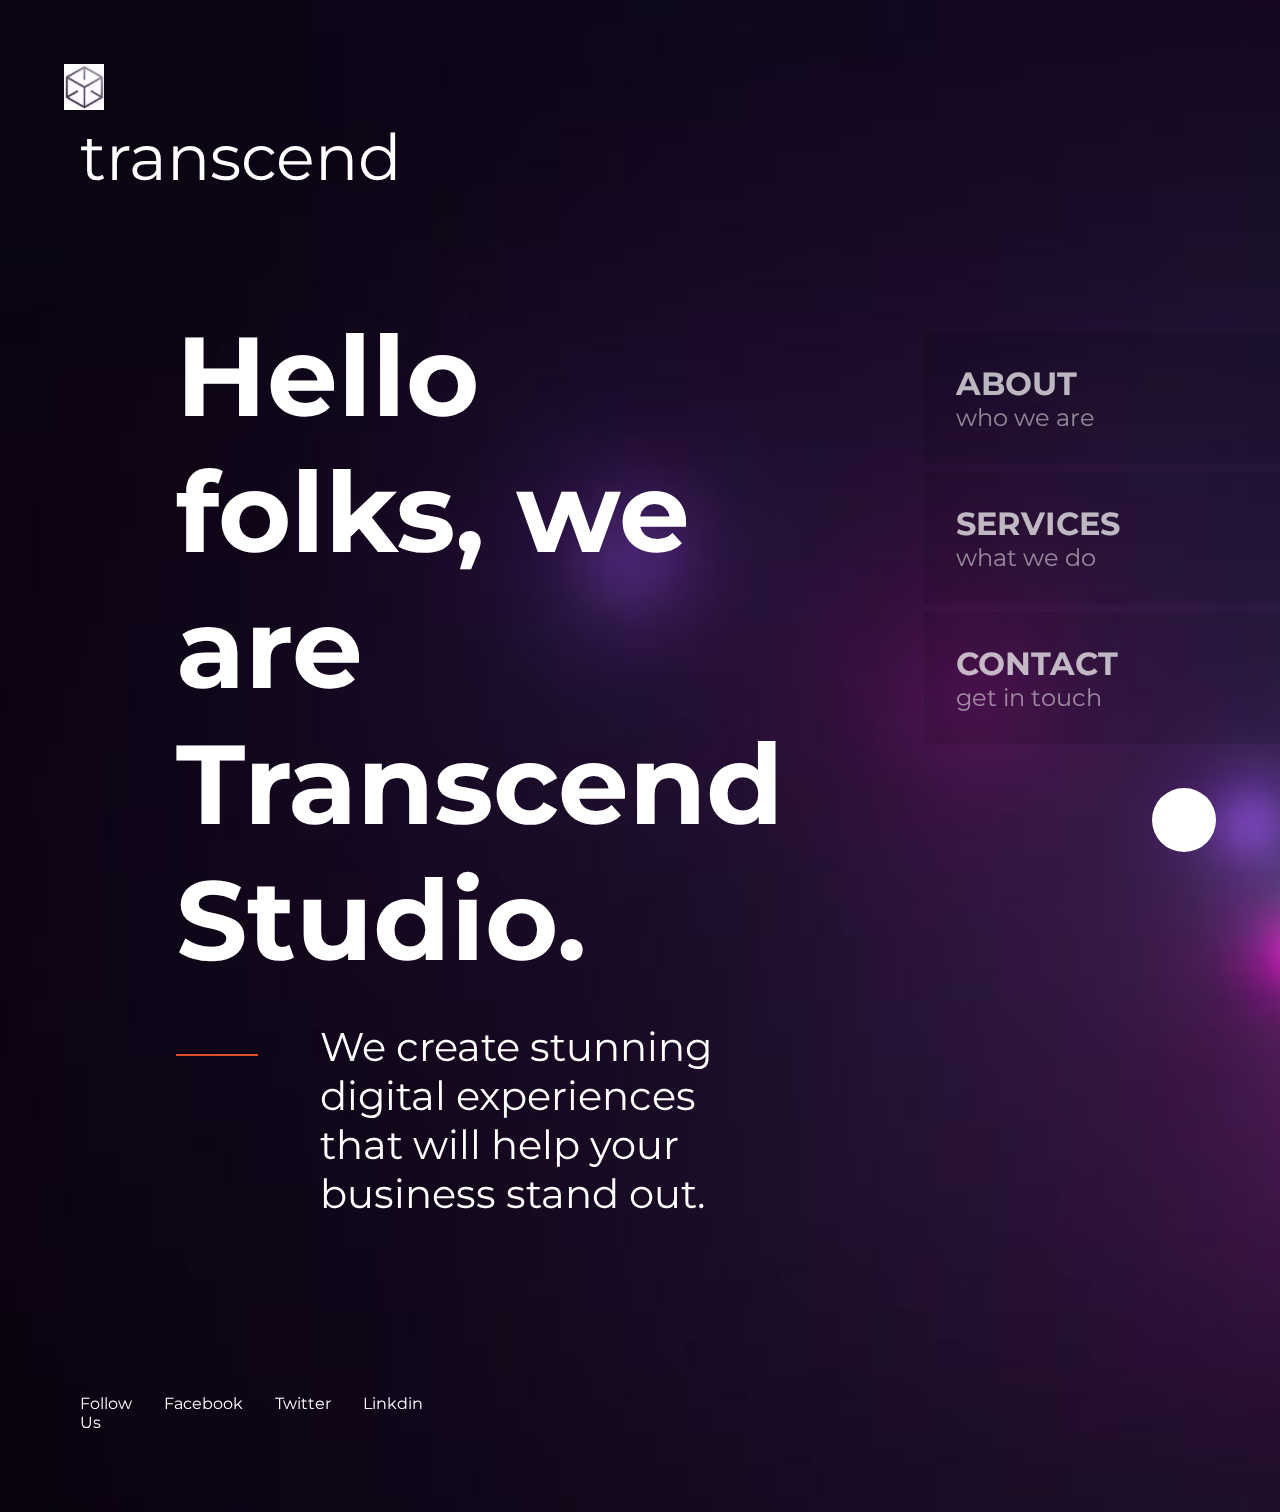
<file: final_test/index.html>
<!DOCTYPE html>
<html lang="en">
<head>
    <meta charset="UTF-8">
    <meta name="viewport" content="width=device-width, initial-scale=1.0">
    <title>Document</title>
    <link rel="preconnect" href="https://fonts.googleapis.com">
<link rel="preconnect" href="https://fonts.gstatic.com" crossorigin>
<link href="https://fonts.googleapis.com/css2?family=Bebas+Neue&family=Montserrat:wght@400;600;700;900&display=swap" rel="stylesheet">
    <!-- Option 1: Include in HTML -->
    <link rel="stylesheet" href="https://cdn.jsdelivr.net/npm/bootstrap-icons@1.3.0/font/bootstrap-icons.css">
    <link rel="stylesheet" href="styles.css">
</head>
<body>
    
    <header>
        <div class="container">
            <div class="container__navbar">
                <div class="container__navbar__logo">
                    <img src="assets/logo.jpg" alt=""><span>transcend</span>
                </div>
                <ul>
                    <li>MENU <span><i class="bi bi-list"></i></span></li>
                </ul>
            </div>
            <div class="container__banner">
                <div class="container__banner__main-heading">
                    <h1>Hello folks, we are Transcend Studio.</h1>
                    <p>We create stunning digital experiences that will help your business stand out.</p>
                </div>
                <div class="container__banner__side-heading">
                    <div class="transparent">
                        <h2>ABOUT</h2>
                        <p>who we are</p>
                    </div>
                    <div class="transparent">
                        <h2>SERVICES</h2>
                        <p>what we do</p>
                    </div>
                    <div class="transparent">
                        <h2>CONTACT</h2>
                        <p>get in touch</p>
                    </div>
                </div>
            </div>
            <div class="container__footer">
                <div class="social-media">
                    <ul>
                        <li>Follow Us</li>
                        <li>Facebook</li>
                        <li>Twitter</li>
                        <li>Linkdin</li>
                    </ul>
                </div>
                <div class="scroll">
                    <span>SCROLL DOWN</span>
                    <div class="scroll__circle"></div>
                </div>
            </div>
        </div>
    </header>

</body>
</html>
</file>
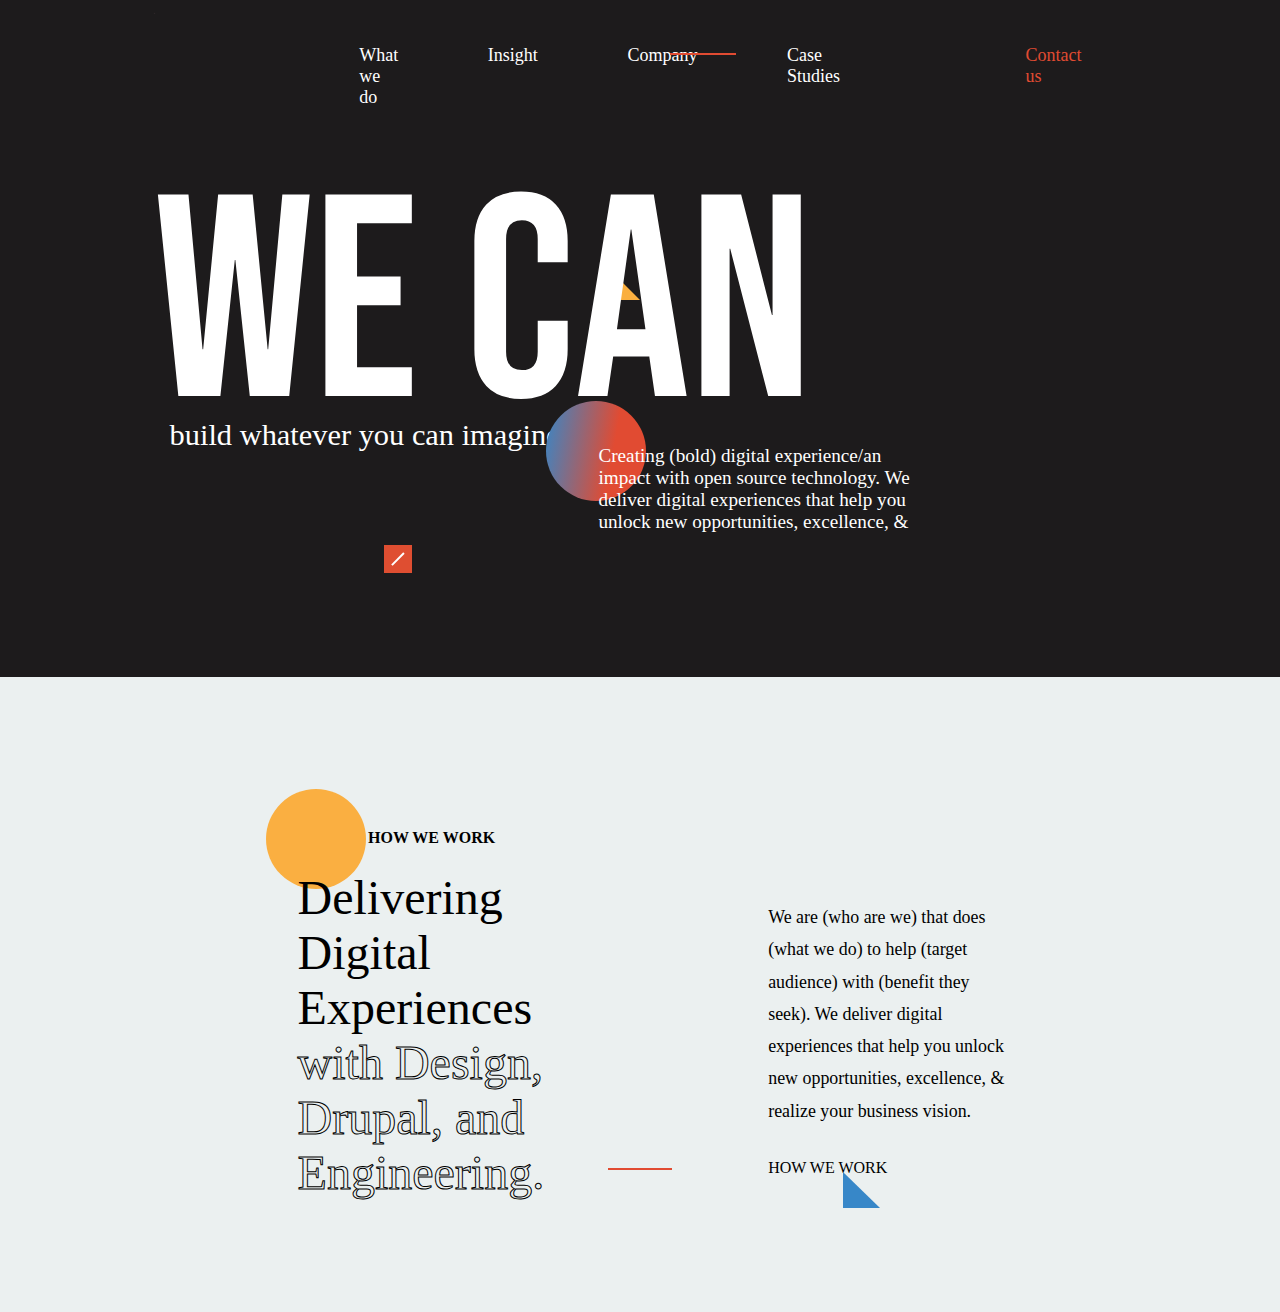
<file: full_website/index.html>
<!DOCTYPE html>
<html lang="en">
<head>
    <meta charset="UTF-8">
    <meta name="viewport" content="width=device-width, initial-scale=1.0">
    <title>OSL</title>
    <link rel="stylesheet" href="styles.css">
    <link rel="preconnect" href="https://fonts.googleapis.com">
    <link rel="preconnect" href="https://fonts.gstatic.com" crossorigin>
    <link href="https://fonts.googleapis.com/css2?family=Bebas+Neue&family=Montserrat:wght@400;700;900&display=swap"
        rel="stylesheet">
</head>
<body>
    
    <header>
        <div class="container">
            <div class="container__navbar">
                <div class="container__navbar__logo">
                    <img src="assets/osl-logo.png" alt="">  
                </div>
                <ul class="container__navbar__nav_links">
                    <li>What we do</li>
                    <li>Insight</li>
                    <li>Company</li>
                    <li>Case Studies </li>
                    <li class="orangered">Contact us</li>
                </ul>
            </div>
            <div class="yellow-triangle"></div>
            <div class="half-blue-circle"></div>
            <div class="box-with-line"></div>
            <div class="container__banner">
                <div class="container__banner_heading">
                    <h1><span class="blue">WE</span> <span class="orangered">CAN</span></h1>
                    <p>
                        <span class="yellow">build</span>
                        <span class="blue">whatever</span>
                        <span class="orangered">you</span>
                        <span class="blue">can</span>
                        <span class="yellow">imagine</span>
                    </p>
                </div>
                <div class="container__banner_side_heading">
                    <div class="greadient_circle"></div>
                    <p>Creating (bold) digital experience/an impact with open <span class="orangered">source</span> technology. We deliver digital experiences
                        that help you unlock new opportunities, <span class="blue">excellence,</span> &</p>
                </div>
            </div>
        </div>
    </header>

    <section id="experience">
        <div class="container">
            <div class="container__block-1">
                <div class="yellow-circle"></div>
                <p>HOW WE WORK</p>
                <h1>Delivering Digital Experiences <span>with Design, Drupal, and Engineering.</span></h1>
            </div>
            <div class="container__block-2">
                <p class="p-1">We are (who are we) that does (what we do) to help (target audience) with (benefit they seek). We deliver digital experiences that help you unlock new opportunities, excellence, & realize your business vision.</p>
                <p class="p-2">HOW WE WORK <hr></p>
            </div>
            <div class="blue-triangle"></div>
        </div>
    </section>

</body>
</html>
</file>
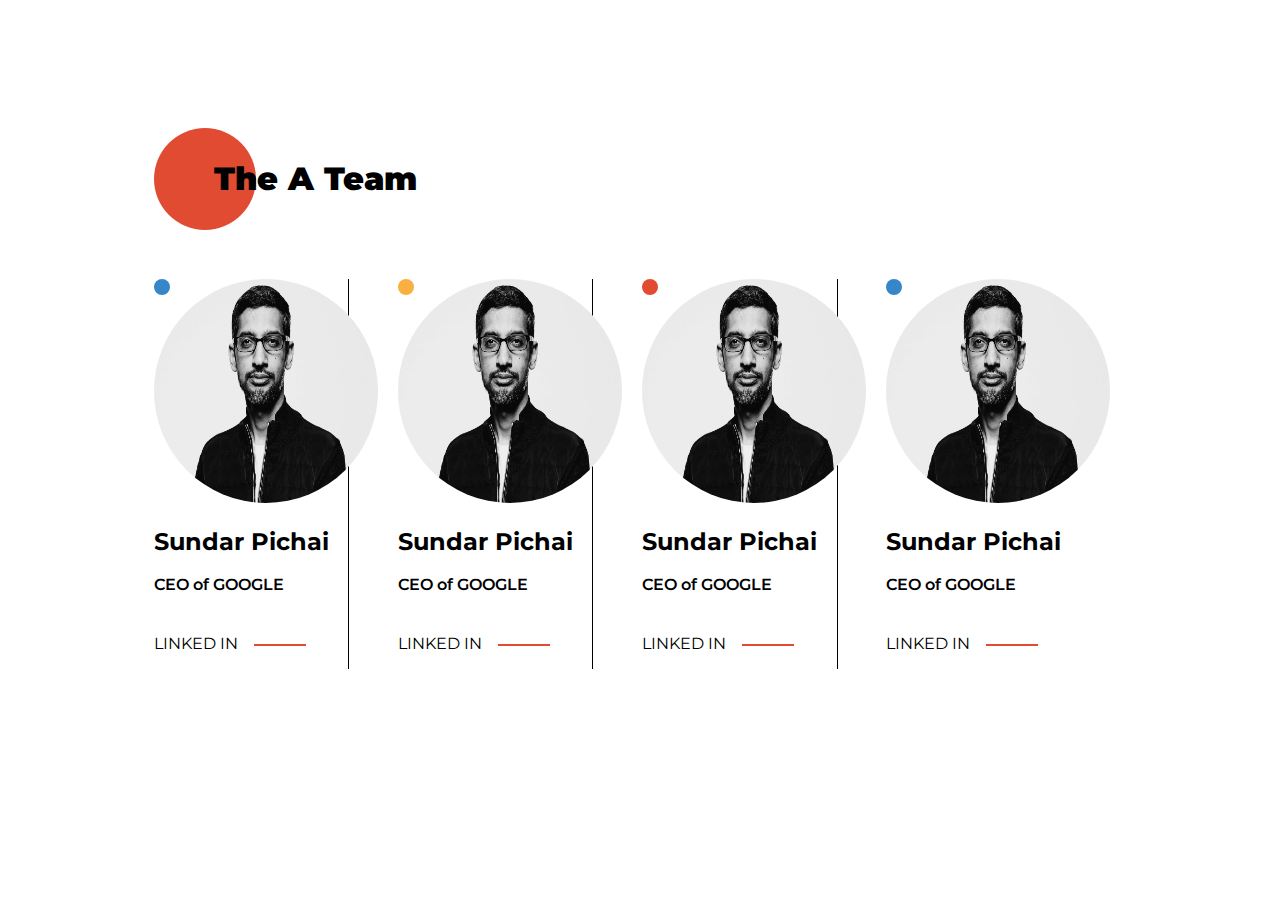
<file: task_1/index.html>
<!DOCTYPE html>
<html>
  <head>
    <meta charset="utf-8" />
    <meta http-equiv="X-UA-Compatible" content="IE=edge" />
    <title>Task 1</title>
    <meta name="description" content="" />
    <meta name="viewport" content="width=device-width, initial-scale=1" />
    <link rel="preconnect" href="https://fonts.googleapis.com">
<link rel="preconnect" href="https://fonts.gstatic.com" crossorigin>
<link href="https://fonts.googleapis.com/css2?family=Montserrat:wght@400;600;700;900&display=swap" rel="stylesheet">
    <link rel="stylesheet" href="styles.css" />
  </head>
  <body>
    <div class="container">
      <div class="heading">
        <div class="heading-circle"></div>
        <h1>The A Team</h1>
      </div>
      <div class="section">
        <div class="card" style="margin: 0;">
          <div class="blue-circle"></div>
          <img src="sundar_pichai.png" alt="sundar_pichai">
          <h2>Sundar Pichai</h2>
          <p>CEO of GOOGLE</p>
          <p class="linkdin">LINKED IN <div class="line"></div></p>
        </div>
        <div class="card">
          <div class="orange-circle"></div>
          <img src="sundar_pichai.png" alt="sundar_pichai">
          <h2>Sundar Pichai</h2>
          <p>CEO of GOOGLE</p>
          <p class="linkdin">LINKED IN <div class="line"></div></p>
        </div>
        <div class="card">
          <div class="orangered-circle"></div>
          <img src="sundar_pichai.png" alt="sundar_pichai">
          <h2>Sundar Pichai</h2>
          <p>CEO of GOOGLE</p>
          <p class="linkdin">LINKED IN <div class="line"></div></p>
        </div>
        <div class="card" style="border: none;">
          <div class="blue-circle"></div>
          <img src="sundar_pichai.png" alt="sundar_pichai">
          <h2>Sundar Pichai</h2>
          <p>CEO of GOOGLE</p>
          <p class="linkdin">LINKED IN <div class="line"></div></p>
        </div>
      </div>
    </div>
  </body>
</html>
</file>
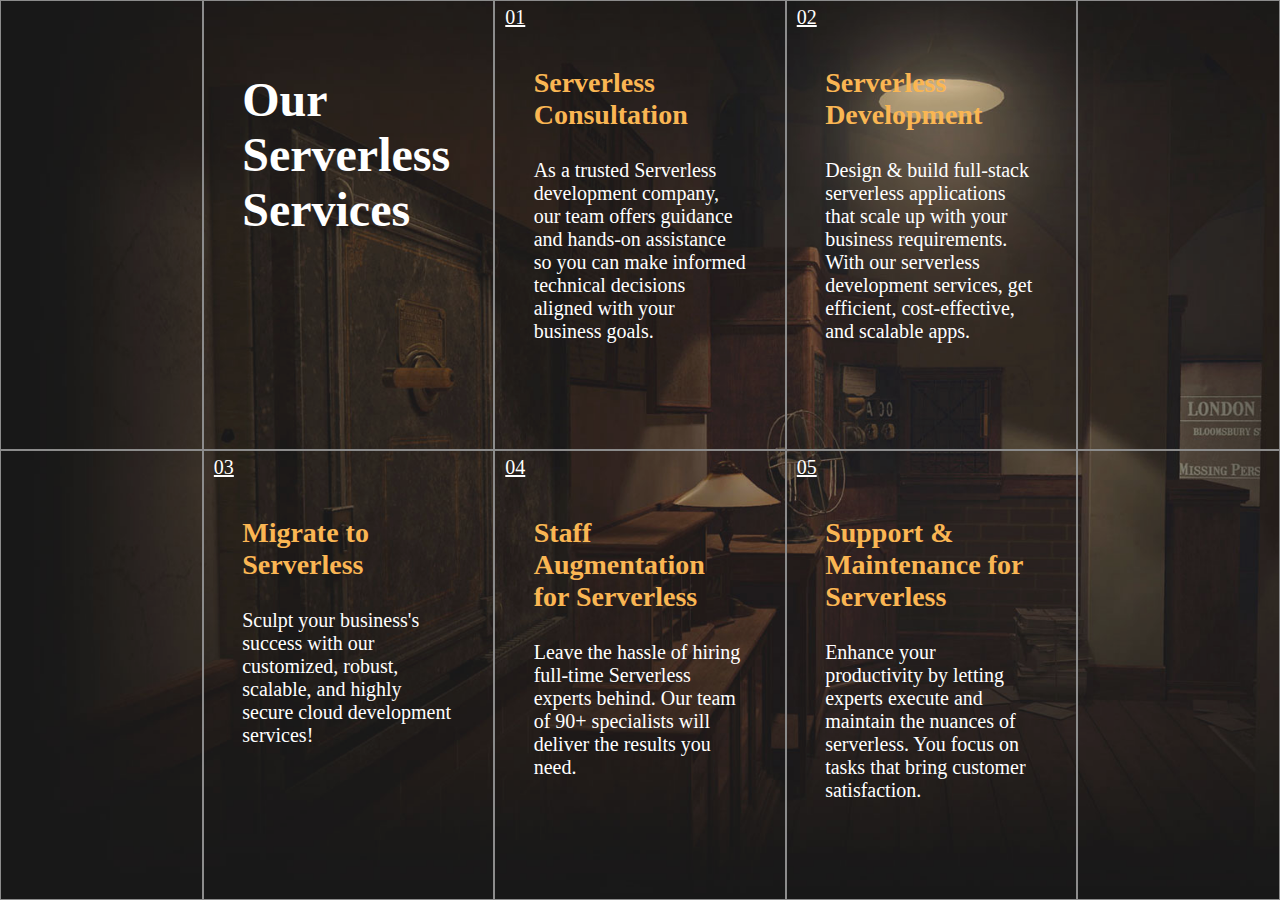
<file: task_2/index.html>
<!DOCTYPE html>
<html lang="en">
<head>
    <meta charset="UTF-8">
    <meta name="viewport" content="width=device-width, initial-scale=1.0">
    <title>Task 2</title>
    <link rel="stylesheet" href="styles.css">
</head>
<body>
    
    <div class="container">
        <div class="row">
            <div class="col-1"></div>
            <div class="col-2">
                <h1>Our Serverless Services</h1>
            </div>
            <div class="col-2">
                <span>01</span>
                <h3>Serverless Consultation</h3>
                <p>As a trusted Serverless development company, our team offers guidance and hands-on assistance so you can make informed technical decisions aligned with your business goals.</p>
            </div>
            <div class="col-2">
                <span>02</span>
                <h3>Serverless Development</h3>
                <p>Design & build full-stack serverless applications that scale up with your business requirements. With our serverless development services, get efficient, cost-effective, and scalable apps.</p>
            </div>
            <div class="col-1"></div>
        </div>
        <div class="row">
            <div class="col-1"></div>
            <div class="col-2">
                <span>03</span>
                <h3>Migrate to Serverless</h3>
                <p>Sculpt your business's success with our customized, robust, scalable, and highly secure cloud development services!</p>
            </div>
            <div class="col-2">
                <span>04</span>
                <h3>Staff Augmentation for Serverless</h3>
                <p>Leave the hassle of hiring full-time Serverless experts behind. Our team of 90+ specialists will deliver the results you need.</p>
            </div>
            <div class="col-2">
                <span>05</span>
                <h3>Support & Maintenance for Serverless</h3>
                <p>Enhance your productivity by letting experts execute and maintain the nuances of serverless. You focus on tasks that bring customer satisfaction.</p>
            </div>
            <div class="col-1"></div>
        </div>
    </div>

</body>
</html>
</file>
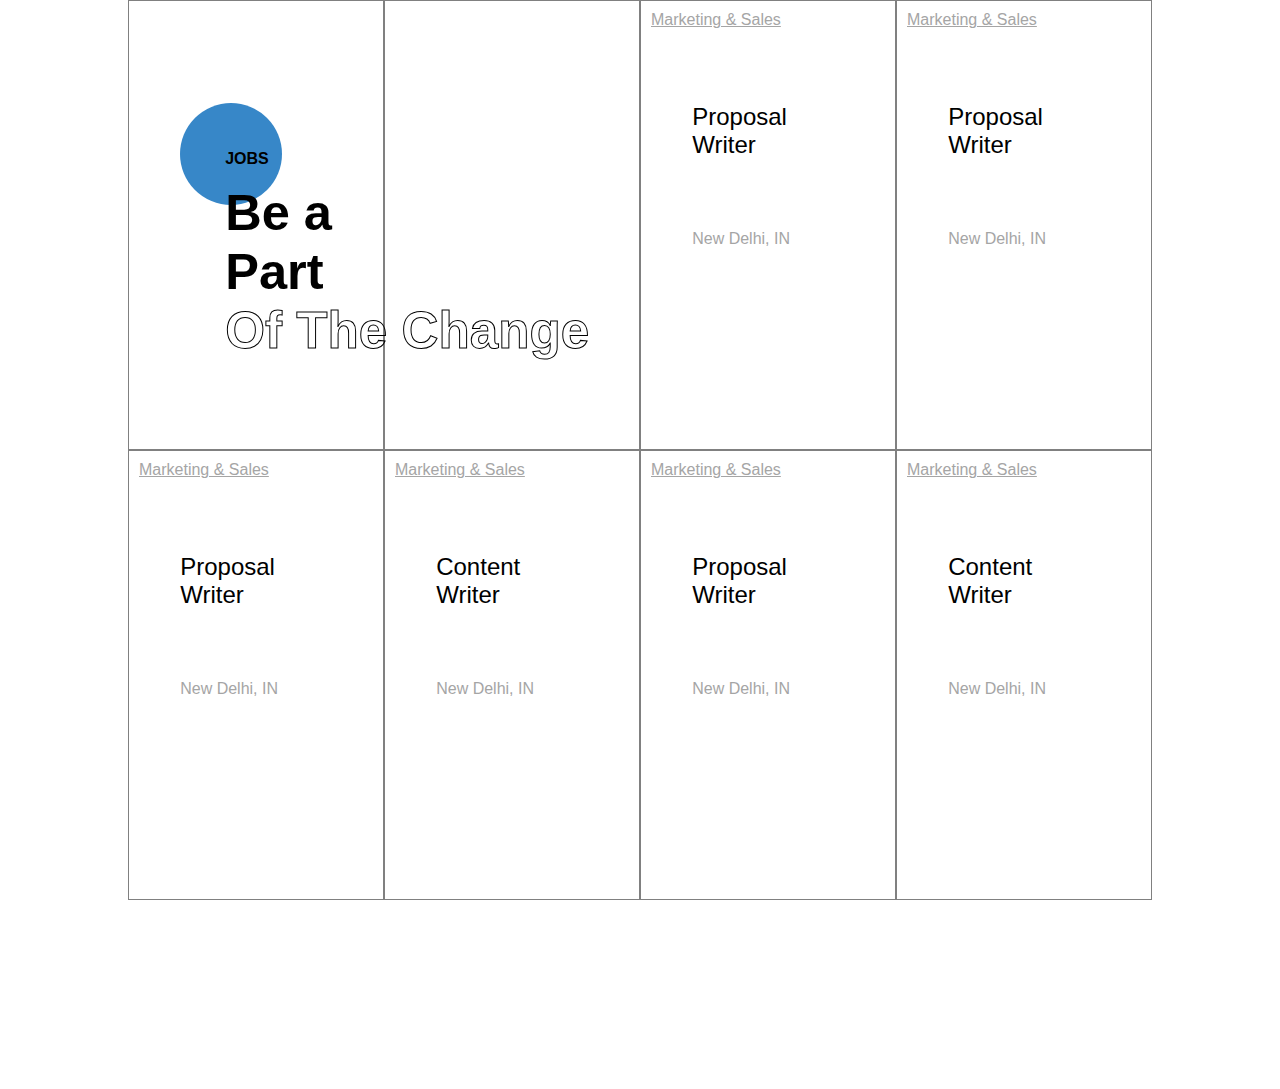
<file: task_3/index.html>
<!DOCTYPE html>
<html lang="en">
<head>
    <meta charset="UTF-8">
    <meta name="viewport" content="width=device-width, initial-scale=1.0">
    <title>Task 3</title>
    <link rel="stylesheet" href="styles.css">
</head>
<body>
    
    <div class="container">
        <div class="line">
            <div class="box-1">
                <div class="heading">
                    <div class="circle"></div>
                    <div class="title">
                        <p>JOBS</p>
                        <h1>Be a Part</h1>
                        <h2>Of The Change</h2>
                    </div>
                </div>
            </div>
            <div class="box-1"></div>
            <div class="box-2">
                <span>Marketing & Sales</span>
                <h2>Proposal Writer</h2>
                <p>New Delhi, IN</p>
                <div class="footer">
                    <p>Apply Now</p>
                    <p class="arrow">→</p>
                </div>
            </div>
            <div class="box-2">
                <span>Marketing & Sales</span>
                <h2>Proposal Writer</h2>
                <p>New Delhi, IN</p>
                <div class="footer">
                    <p>Apply Now</p>
                    <p class="arrow">→</p>
                </div>
            </div>
        </div>
        <div class="line">
            <div class="box-2">
                <span>Marketing & Sales</span>
                <h2>Proposal Writer</h2>
                <p>New Delhi, IN</p>
                <div class="footer">
                    <p>Apply Now</p>
                    <p class="arrow">→</p>
                </div>
            </div>
            <div class="box-2">
                <span>Marketing & Sales</span>
                <h2>Content Writer</h2>
                <p>New Delhi, IN</p>
                <div class="footer">
                    <p>Apply Now </p>
                    <p class="arrow">→</p>
                </div>
            </div>
            <div class="box-2">
                <span>Marketing & Sales</span>
                <h2>Proposal Writer</h2>
                <p>New Delhi, IN</p>
                <div class="footer">
                    <p>Apply Now</p>
                    <p class="arrow">→</p>
                </div>
            </div>
            <div class="box-2">
                <span>Marketing & Sales</span>
                <h2>Content Writer</h2>
                <p>New Delhi, IN</p>
                <div class="footer">
                    <p>Apply Now</p>
                    <p class="arrow">→</p>
                </div>
            </div>
        </div>
    </div>

</body>
</html>
</file>
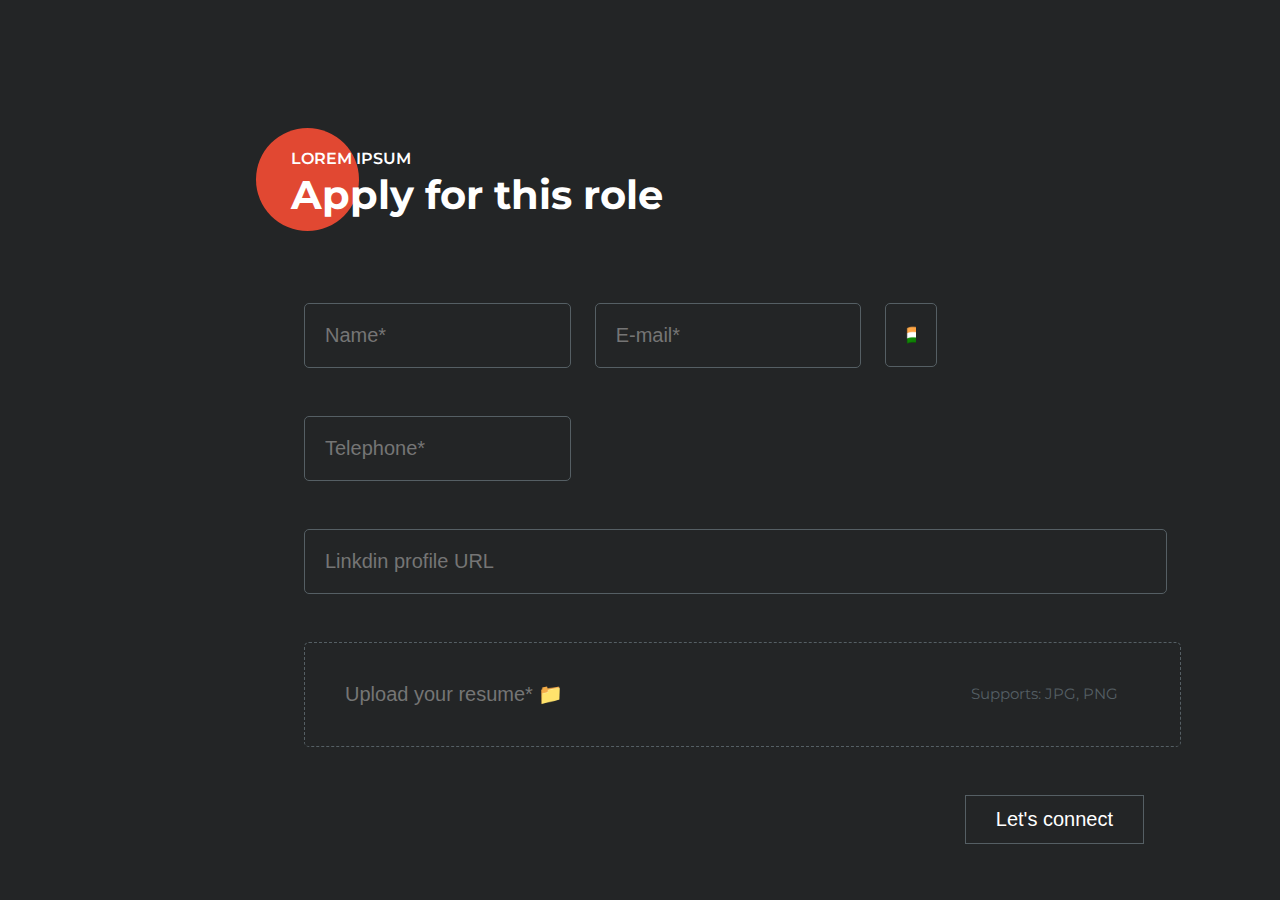
<file: task_4/index.html>
<!DOCTYPE html>
<html lang="en">
<head>
    <meta charset="UTF-8">
    <meta name="viewport" content="width=device-width, initial-scale=1.0">
    <title>Task 4</title>
    <link rel="preconnect" href="https://fonts.googleapis.com">
    <link rel="preconnect" href="https://fonts.gstatic.com" crossorigin>
    <link href="https://fonts.googleapis.com/css2?family=Montserrat:wght@400;600;700;900&display=swap" rel="stylesheet">
    <link rel="stylesheet" href="styles.css">
</head>
<body>
<div class="container">
    <div class="heading">
        <div class="circle"></div>
        <div class="title">
            <p>LOREM IPSUM</p>
            <h1>Apply for this role</h1>
        </div>
    </div>

    <div class="section">
        <form>
            <div class="form-input">
                <input type="text" placeholder="Name*">
                <input type="email" placeholder="E-mail*">
                <select>
                    <option value="+91" selected>🇮🇳</option>
                </select>
                <input type="tel" placeholder="Telephone*">
            </div>
            <div class="linkdin-url">
                <input type="text" placeholder="Linkdin profile URL">
            </div>
            <div class="upload">
                <input type="upload" placeholder="Upload your resume* 📁"><span>Supports: JPG, PNG</span>
            </div>
            <button type="submit"> Let's connect</button>
        </form>
    </div>
</div>
</body>
</html>
</file>
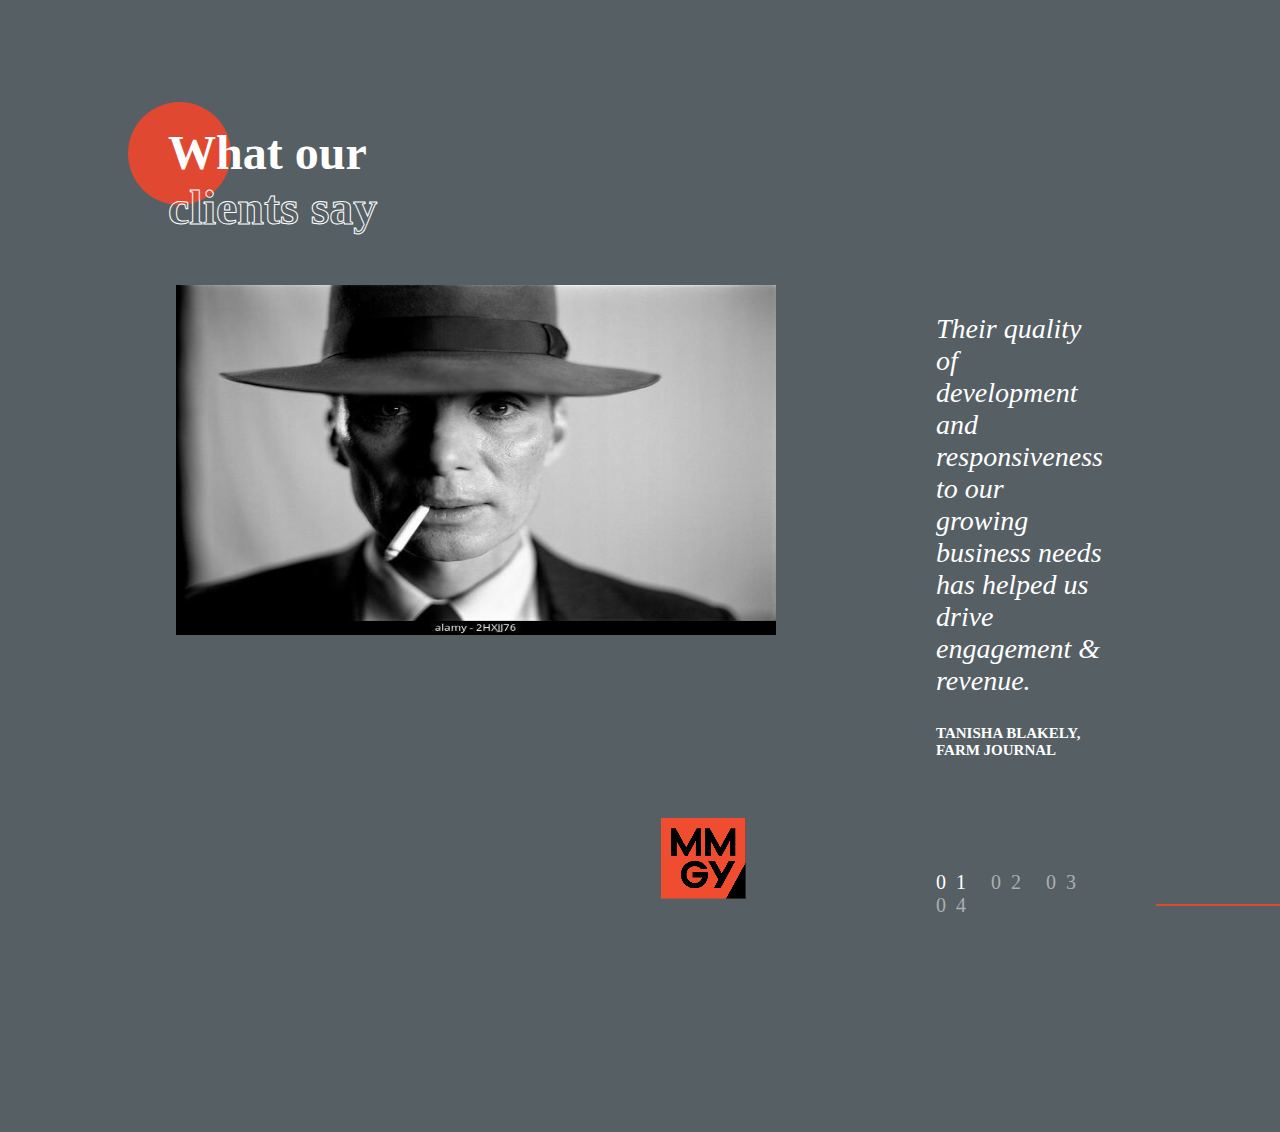
<file: task_5/index.html>
<!DOCTYPE html>
<html lang="en">
<head>
    <meta charset="UTF-8">
    <meta name="viewport" content="width=device-width, initial-scale=1.0">
    <title>Task 53</title>
    <link rel="stylesheet" href="styles.css">
</head>
<body>
    
    <div class="container">
        <div class="heading">
            <div class="circle"></div>
            <h1>What our <span>clients say</span></h1>
        </div>
        <div class="section">
            <div class="img">
                <img src="image.jpg" class="main-img">
                <img src="Image 10.png" class="logo">
            </div>
            <div class="content">
                <p class="message">Their quality of development and responsiveness to our growing business needs has helped us drive engagement & revenue.</p>
                <p class="from">TANISHA BLAKELY, FARM JOURNAL</p>
                <div class="numbers">
                    <p><span>01</span> 02 03 04</p>
                    <hr>
                </div>
            </div>
        </div>
    </div>

</body>
</html>
</file>
<file: final_test/styles.css>
* {
  margin: 0;
  padding: 0;
  box-sizing: border-box;
  font-family: "Bebas Neue", sans-serif;
  font-family: "Montserrat", sans-serif;
}

header {
  background-image: url("assets/bg-img.jpg");
  background-size: cover;
  color: #fff;
}
header .container {
  padding: 4rem;
}
header .container__navbar {
  display: flex;
}
header .container__navbar__logo {
  font-size: 2rem;
}
header .container__navbar__logo img {
  width: 2.5rem;
  mix-blend-mode: luminosity;
}
header .container__navbar__logo span {
  font-size: 4rem;
  margin-left: 1rem;
}
header .container__navbar ul {
  margin-left: 70rem;
  list-style: none;
}
header .container__navbar ul li {
  font-size: 2.5rem;
}
header .container__banner {
  display: flex;
}
header .container__banner__main-heading {
  padding: 7em;
}
header .container__banner__main-heading h1 {
  font-size: 7rem;
}
header .container__banner__main-heading p {
  font-size: 2.5rem;
  margin-left: 9rem;
  margin-top: 2rem;
  text-wrap: balance;
}
header .container__banner__main-heading p::before {
  content: "";
  display: block;
  width: 5rem;
  border: 1px solid #DF4E31;
  position: relative;
  left: -9rem;
  top: 2.1rem;
}
header .container__banner__side-heading {
  padding: 8.5rem 1.5rem;
  text-align: left;
}
header .container__banner__side-heading .transparent {
  padding: 2rem 10rem 2rem 2rem;
  margin-right: -5.5rem;
  background: rgba(0, 0, 0, 0.1);
  margin-bottom: 0.5rem;
}
header .container__banner__side-heading h2 {
  opacity: 0.7;
  font-size: 2rem;
}
header .container__banner__side-heading p {
  opacity: 0.5;
  font-size: 1.5rem;
}
header .container__footer {
  display: flex;
  padding-top: 3rem;
}
header .container__footer .social-media {
  list-style: none;
}
header .container__footer .social-media ul {
  display: flex;
}
header .container__footer .social-media ul li {
  padding: 1rem;
  list-style: none;
}
header .container__footer .scroll {
  margin-left: 68rem;
  margin-top: 1rem;
}
header .container__footer .scroll__circle {
  width: 4rem;
  height: 4rem;
  position: absolute;
  bottom: 3rem;
  right: 4rem;
  border-radius: 50%;
  background-color: #fff;
}
header .container__footer .scroll__circle::before {
  height: 3rem;
  border: 1px solid #000;
}/*# sourceMappingURL=styles.css.map */
</file>
<file: full_website/styles.css>
* {
  margin: 0;
  padding: 0;
  box-sizing: border-box;
}

@font-face {
  font-family: "proxima_nova_reg";
  src: url("https://litmus.com/fonts/Emails/proximanova-regular-webfont.eot");
  src: url("https://litmus.com/fonts/Emails/proximanova-regular-webfont.eot?#iefix") format("embedded-opentype"), url("https://litmus.com/fonts/Emails/proximanova-regular-webfont.woff") format("woff"), url("https://litmus.com/fonts/Emails/proximanova-regular-webfont.ttf") format("truetype"), url("https://litmus.com/fonts/Emails/proximanova-regular-webfont.svg#proxima_nova") format("svg");
  font-weight: normal;
  font-style: normal;
}
@font-face {
  font-family: "proxima_nova_bold";
  src: url("https://litmus.com/fonts/Emails/proximanova-bold-webfont.eot");
  src: url("https://litmus.com/fonts/Emails/proximanova-bold-webfont.eot?#iefix") format("embedded-opentype"), url("https://litmus.com/fonts/Emails/proximanova-bold-webfont.woff") format("woff"), url("https://litmus.com/fonts/Emails/proximanova-bold-webfont.ttf") format("truetype"), url("https://litmus.com/fonts/Emails/proximanova-bold-webfont.svg#proxima_nova") format("svg");
  font-weight: normal;
  font-style: normal;
}
header {
  background-color: #1D1B1C;
  color: #FFFFFF;
  padding-bottom: 10%;
}
header .container {
  position: relative;
  padding: 0 12%;
}
header .container__navbar {
  display: flex;
  height: 2.57rem;
}
header .container__navbar__logo {
  width: 6rem;
}
header .container__navbar__logo img {
  width: 100%;
  transform: rotate(-20deg);
}
header .container__navbar__nav_links {
  list-style: none;
  font-family: "proxima_nova_bold";
  display: flex;
  flex-direction: row;
  margin-left: 10rem;
  font-size: 18px;
}
header .container__navbar__nav_links li {
  padding: 2.8rem;
}
header .container__navbar__nav_links .orangered {
  color: #E14B32;
  margin-left: 6rem;
}
header .container__navbar__nav_links .orangered::before {
  content: "";
  display: block;
  position: absolute;
  width: 4rem;
  top: 3.3rem;
  right: 34rem;
  border: 1px solid #E14B32;
}
header .container .yellow-triangle {
  position: absolute;
  top: 17rem;
  right: 40rem;
  border-bottom: 28.57px solid #FAAF40;
  border-right: 28.57px solid transparent;
}
header .container .box-with-line {
  position: absolute;
  width: 28px;
  height: 28px;
  background-color: #DF4E31;
  bottom: -24px;
  left: 30%;
  z-index: 1;
}
header .container .box-with-line::after {
  position: absolute;
  content: "";
  height: 60%;
  border-left: 2px solid #FFFFFF;
  top: 50%;
  left: 50%;
  transform: translate(-50%, -50%) rotate(45deg);
}
header .container__banner {
  position: relative;
  padding: 6rem 0;
}
header .container__banner_heading h1 {
  font-family: Bebas Neue;
  font-size: 18rem;
  width: 39rem;
  white-space: nowrap;
  font-weight: 400;
}
header .container__banner_heading h1 .blue:hover {
  color: #3787C8;
}
header .container__banner_heading h1 .orangered:hover {
  color: #E14B32;
}
header .container__banner_heading p {
  font-size: 1.9rem;
  margin-top: -4rem;
  margin-left: 1rem;
  font-family: "proxima_nova_reg";
}
header .container__banner_heading p .blue:hover {
  color: #3787C8;
}
header .container__banner_heading p .orangered:hover {
  color: #E14B32;
}
header .container__banner_heading p .yellow:hover {
  color: #FAAF40;
}
header .container__banner_side_heading {
  position: relative;
}
header .container__banner_side_heading .greadient_circle {
  position: absolute;
  width: 6.25rem;
  height: 6.25rem;
  right: 30rem;
  bottom: -3rem;
  border-radius: 50%;
  background: rgb(225, 75, 50);
  background: linear-gradient(280deg, rgb(225, 75, 50) 35%, rgb(55, 135, 200) 100%);
}
header .container__banner_side_heading p {
  position: absolute;
  width: 20rem;
  text-align: left;
  font-size: 1.2rem;
  right: 13rem;
  bottom: -5rem;
}

@media only screen and (max-width: 376px) {
  header {
    padding-bottom: 3%;
  }
  header .container {
    padding: 0 5%;
  }
  header .container__navbar__nav_links {
    display: block;
    margin-left: 9rem;
    margin-top: 2rem;
    line-height: 2;
    text-align: right;
  }
  header .container__navbar__nav_links li {
    padding: 0;
  }
  header .container__navbar__nav_links .orangered {
    margin-left: 0;
  }
  header .container__navbar__nav_links .orangered::before {
    content: "";
    display: block;
    position: absolute;
    top: 14.3rem;
    right: 7rem;
    font-size: 18px;
    width: 4rem;
    border: 1px solid #E14B32;
  }
  header .container .yellow-triangle {
    position: absolute;
    top: 22rem;
    right: 5rem;
  }
  header .container .half-blue-circle {
    position: absolute;
    width: 23px;
    height: 30px;
    right: 0;
    bottom: 23rem;
    background-color: #3787C8;
    border-radius: 50% 0 0 50%;
  }
  header .container__banner_heading h1 {
    width: 100%;
    margin: 10rem 0;
    white-space: normal;
    line-height: 0.8;
    font-size: 13.75rem;
  }
  header .container__banner_heading p {
    margin-top: -10rem;
    font-size: 18px;
  }
  header .container__banner_side_heading {
    margin-top: 4rem;
  }
  header .container__banner_side_heading .greadient_circle {
    visibility: hidden;
  }
  header .container__banner_side_heading p {
    position: static;
    text-align: left;
    margin: 0 1rem;
    font-size: 14px;
    line-height: 2;
    letter-spacing: 1px;
  }
}
@font-face {
  font-family: "proxima_nova_reg";
  src: url("https://litmus.com/fonts/Emails/proximanova-regular-webfont.eot");
  src: url("https://litmus.com/fonts/Emails/proximanova-regular-webfont.eot?#iefix") format("embedded-opentype"), url("https://litmus.com/fonts/Emails/proximanova-regular-webfont.woff") format("woff"), url("https://litmus.com/fonts/Emails/proximanova-regular-webfont.ttf") format("truetype"), url("https://litmus.com/fonts/Emails/proximanova-regular-webfont.svg#proxima_nova") format("svg");
  font-weight: normal;
  font-style: normal;
}
@font-face {
  font-family: "proxima_nova_bold";
  src: url("https://litmus.com/fonts/Emails/proximanova-bold-webfont.eot");
  src: url("https://litmus.com/fonts/Emails/proximanova-bold-webfont.eot?#iefix") format("embedded-opentype"), url("https://litmus.com/fonts/Emails/proximanova-bold-webfont.woff") format("woff"), url("https://litmus.com/fonts/Emails/proximanova-bold-webfont.ttf") format("truetype"), url("https://litmus.com/fonts/Emails/proximanova-bold-webfont.svg#proxima_nova") format("svg");
  font-weight: normal;
  font-style: normal;
}
#experience {
  background-color: #EBF0F0;
}
#experience .container {
  position: relative;
  padding: 0 12%;
  display: flex;
}
#experience .container__block-1 {
  padding: 7rem;
}
#experience .container__block-1 .yellow-circle {
  width: 6.25rem;
  height: 6.25rem;
  background-color: #FAAF41;
  border-radius: 50%;
}
#experience .container__block-1 p {
  position: absolute;
  top: 9.5rem;
  left: 23rem;
  font-family: "proxima_nova_bold";
  font-size: 16px;
  font-weight: bold;
}
#experience .container__block-1 h1 {
  margin-top: -1.2rem;
  margin-left: 2rem;
  font-family: "proxima_nova_bold";
  font-weight: 100;
  text-align: left;
  font-size: 3rem;
}
#experience .container__block-1 h1 span {
  -webkit-text-fill-color: transparent;
  -webkit-text-stroke: 1px;
}
#experience .container__block-2 {
  padding: 7rem;
}
#experience .container__block-2 .p-1 {
  font-size: 1.12rem;
  margin-top: 7rem;
  line-height: 1.8;
}
#experience .container__block-2 .p-2 {
  font-size: 1rem;
  margin-top: 2rem;
}
#experience .container__block-2 hr {
  position: absolute;
  border: 1px solid #E14B32;
  bottom: 8.9rem;
  right: 38rem;
  width: 4rem;
}
#experience .container .blue-triangle {
  position: absolute;
  bottom: 6.5rem;
  right: 25rem;
  border-bottom: 36px solid #3787C8;
  border-right: 37px solid transparent;
}

@media only screen and (max-width: 376px) {
  #experience .container {
    padding: 20% 1%;
    flex-direction: column;
  }
  #experience .container__block-1 {
    padding: 1rem;
  }
  #experience .container__block-1 .yellow-circle {
    margin-left: -2.3rem;
  }
  #experience .container__block-1 p {
    left: 1.5rem;
    top: 7rem;
  }
  #experience .container__block-1 h1 {
    font-size: 2rem;
    margin-top: -3rem;
    margin-left: 0.3rem;
  }
  #experience .container__block-1 h1 span {
    -webkit-text-stroke: 0.5px;
  }
  #experience .container__block-2 {
    padding: 1rem;
  }
  #experience .container__block-2 .p-1 {
    margin-top: 2rem;
    font-size: 1rem;
    line-height: 1.5;
  }
  #experience .container__block-2 hr {
    left: 10rem;
    bottom: 6.3rem;
  }
  #experience .container .blue-triangle {
    bottom: 2rem;
    right: 4rem;
  }
}/*# sourceMappingURL=styles.css.map */
</file>
<file: task_1/styles.css>
body{
    margin: 0;
    box-sizing: border-box;
    font-family: 'Montserrat', sans-serif;
}
.container{
    padding: 10% 12%;
}
.heading{
    position: relative;
}
.heading-circle{
    height: 102px;
    width: 102px;
    background-color: #E14B32;
    border-radius: 100%;
}
h1{
   position: absolute;
   font-weight: 900;
   top: 10px;
   left: 60px;
}
h2{
    font-weight: 700;
}
p{
    font-weight: 600;
}
.section{
    position: relative;
    display: flex;
    margin-top: 5%;
}
.blue-circle{
    position: absolute;
    height: 16px;
    width: 16px;
    background-color: #3787C8;
    border-radius: 100%;
}
.orange-circle{
    position: absolute;
    height: 16px;
    width: 16px;
    background-color: #FAAF41;
    border-radius: 100%;
}
.orangered-circle{
    position: absolute;
    height: 16px;
    width: 16px;
    background-color: #E14B32;
    border-radius: 100%;
}
.card{
    width: 20%;
    border-right: 1px solid;
    margin-left: 5%;
    position: relative;
}
img{
    width: 224px;
    height: 224px;
    border-radius: 50%;
}
.linkdin{
    font-weight: 400;
    margin-top: 40px;
}
.line{
    position: absolute;
    width: 50px;
    border: 1px solid #E14B32;
    bottom: 23px;
    left: 100px;
}
</file>
<file: task_2/styles.css>
body {
  margin: 0;
  padding: 0;
  box-sizing: border-box;
}

.container {
  background-image: url(img3.jpg);
  background-size: cover;
  opacity: 0.9;
  width: 100%;
  height: 100vh;
}
.container .row {
  display: flex;
  justify-content: center;
  height: 50vh;
  text-align: justify;
}
.container .row .col-1, .container .row .col-2 {
  width: 14%;
  border: 1px solid gray;
  padding: 3%;
}
.container .row .col-2 {
  width: 24%;
  position: relative;
}

h1 {
  color: white;
  font-size: 3rem;
}

h3 {
  color: #FAAF41;
  text-align: left;
  font-size: 28px;
}

p {
  color: white;
  text-align: left;
  font-size: 20px;
}

span {
  position: absolute;
  color: white;
  text-decoration: underline;
  top: 5px;
  left: 10px;
  font-size: 20px;
}/*# sourceMappingURL=styles.css.map */
</file>
<file: task_3/styles.css>
* {
  box-sizing: border-box;
  margin: 0;
  padding: 0;
  font-family: proxima-nova, sans-serif;
  font-style: normal;
  font-weight: 100, 400, 700, 900;
}

.container {
  padding: 0 10%;
}

.line {
  display: flex;
  justify-content: center;
  height: 50vh;
}

.title {
  position: absolute;
}

.heading {
  position: relative;
}

.circle {
  width: 102px;
  height: 102px;
  border-radius: 50%;
  background-color: #3787C8;
}

.title {
  position: relative;
  top: -70px;
  left: 45px;
}

.title p {
  font-weight: 700;
  line-height: 3;
}

.title h1 {
  font-size: 3.16rem;
  font-weight: Black;
}

.title h2 {
  font-size: 3.2rem;
  -webkit-text-fill-color: transparent;
  -webkit-text-stroke: 1px;
  white-space: nowrap;
}

.box-1, .box-2 {
  width: 25%;
  border: 1px solid gray;
  padding: 10% 5%;
}

.box-2 h2 {
  font-weight: normal;
}

.box-2 p {
  line-height: 10;
  color: #A5A5A5;
}

.box-2 {
  position: relative;
}

.box-2 span {
  color: #A5A5A5;
  text-decoration: underline;
  position: absolute;
  top: 10px;
  left: 10px;
}

.footer {
  visibility: hidden;
}

.box-2:hover {
  background-color: black;
  transition: ease-out 0.3s;
}
.box-2:hover h2 {
  color: #fff;
}
.box-2:hover span {
  visibility: hidden;
}
.box-2:hover .footer {
  visibility: visible;
}
.box-2:hover .footer p {
  position: absolute;
  left: 20px;
  text-decoration: underline;
}
.box-2:hover .footer .arrow {
  color: #FAAF41;
  margin-top: -125px;
  font-size: 40px;
  margin-left: 15rem;
  text-decoration: none;
}/*# sourceMappingURL=styles.css.map */
</file>
<file: task_4/styles.css>
body{
    margin: 0;
    box-sizing: border-box;
    background-color: #232526;
    font-family: 'Montserrat', sans-serif;
}

.container{
    padding: 10% 5% 10% 20%;
}

.heading{
    position: relative;
    color: #fff;
}

.circle{
    height: 103px;
    width: 103px;
    background-color: #E14832;
    border-radius: 100%;
}

h1{
    font-weight: 700;
    font-size: 40px;
    line-height: 0.2px;
}

.heading p {
    font-weight: 600;
}

.title{
    position: absolute;
    top: 5px;
    left: 35px;
}

.section{
    margin: 1.5rem 3rem;
}

input{
    background: transparent;
    border: 1px solid #555F64;
    border-radius: 5px;
    padding: 20px;
    margin-top: 3rem;
    width: 95%;
    font-size: 20px;
    color: #fff;
}

.form-input input{
    width: 26%;
    margin-right: 20px;
}

select{
    padding: 20px;
    width: 6%;
    font-size: 20px;
    background: transparent;
    border: 1px solid #555F64;
    border-radius: 5px;
    margin-right: -1px;
    appearance: none;
}

.upload{
    position: relative;
}

.upload input{
    margin-top: 3rem;
    padding: 40px;
    width: 92%;
    border-style: dashed;
}

.upload span{
    color: #555f64;
    position: absolute;
    top: 90px;
    right: 50px;
    font-size: 15px;
}

button{
    margin-top: 3rem;
    float: right;
    padding: 12px 30px;
    margin-right: 1.5rem;
    background: transparent;
    border: 1px solid #555F64;
    color: #fff;
    font-size: 20px;
}
</file>
<file: task_5/styles.css>
body{
    margin: 0;
    padding: 0;
    box-sizing: border-box;
    background-color: #555F64;
}

.container{
    padding: 8% 10%;
}

.heading{
    position: relative;
}

.circle{
    width: 103px;
    height: 103px;
    background-color: #E14832;
    border-radius: 100%;
}

h1{
    position: absolute;
    width: 250px;
    top: -10px;
    left: 40px;
    color: #fff;
    font-size: 3rem;
}

h1 span{
    -webkit-text-fill-color: transparent;
    -webkit-text-stroke: 1px;
}

.section{
    margin: 5rem 3rem;
    display: flex;
}

.img{
    position: relative;
}

.main-img{
    width: 600px;
    height: 350px;
}

.logo{
    position: absolute;
    bottom: 50px;
    right: 30px;
}

.content{
    margin: 0 10rem;
    color: #fff;
}

.message{
    font-size: 28px;
    font-style: italic;
}

.from{
    font-weight: bold;
    font-size: 15px;
}

.numbers{
    position: relative;
    margin-top: 7rem;
    letter-spacing: 10px;
    color: #ffffff80;
    font-size: 20px;
}

.numbers p span{
    color: #fff;
}

.numbers hr{
    position: relative;
    width: 100%;
    bottom: 33px;
    left: 220px;
    border: 1px solid #E14832;
}
</file>
